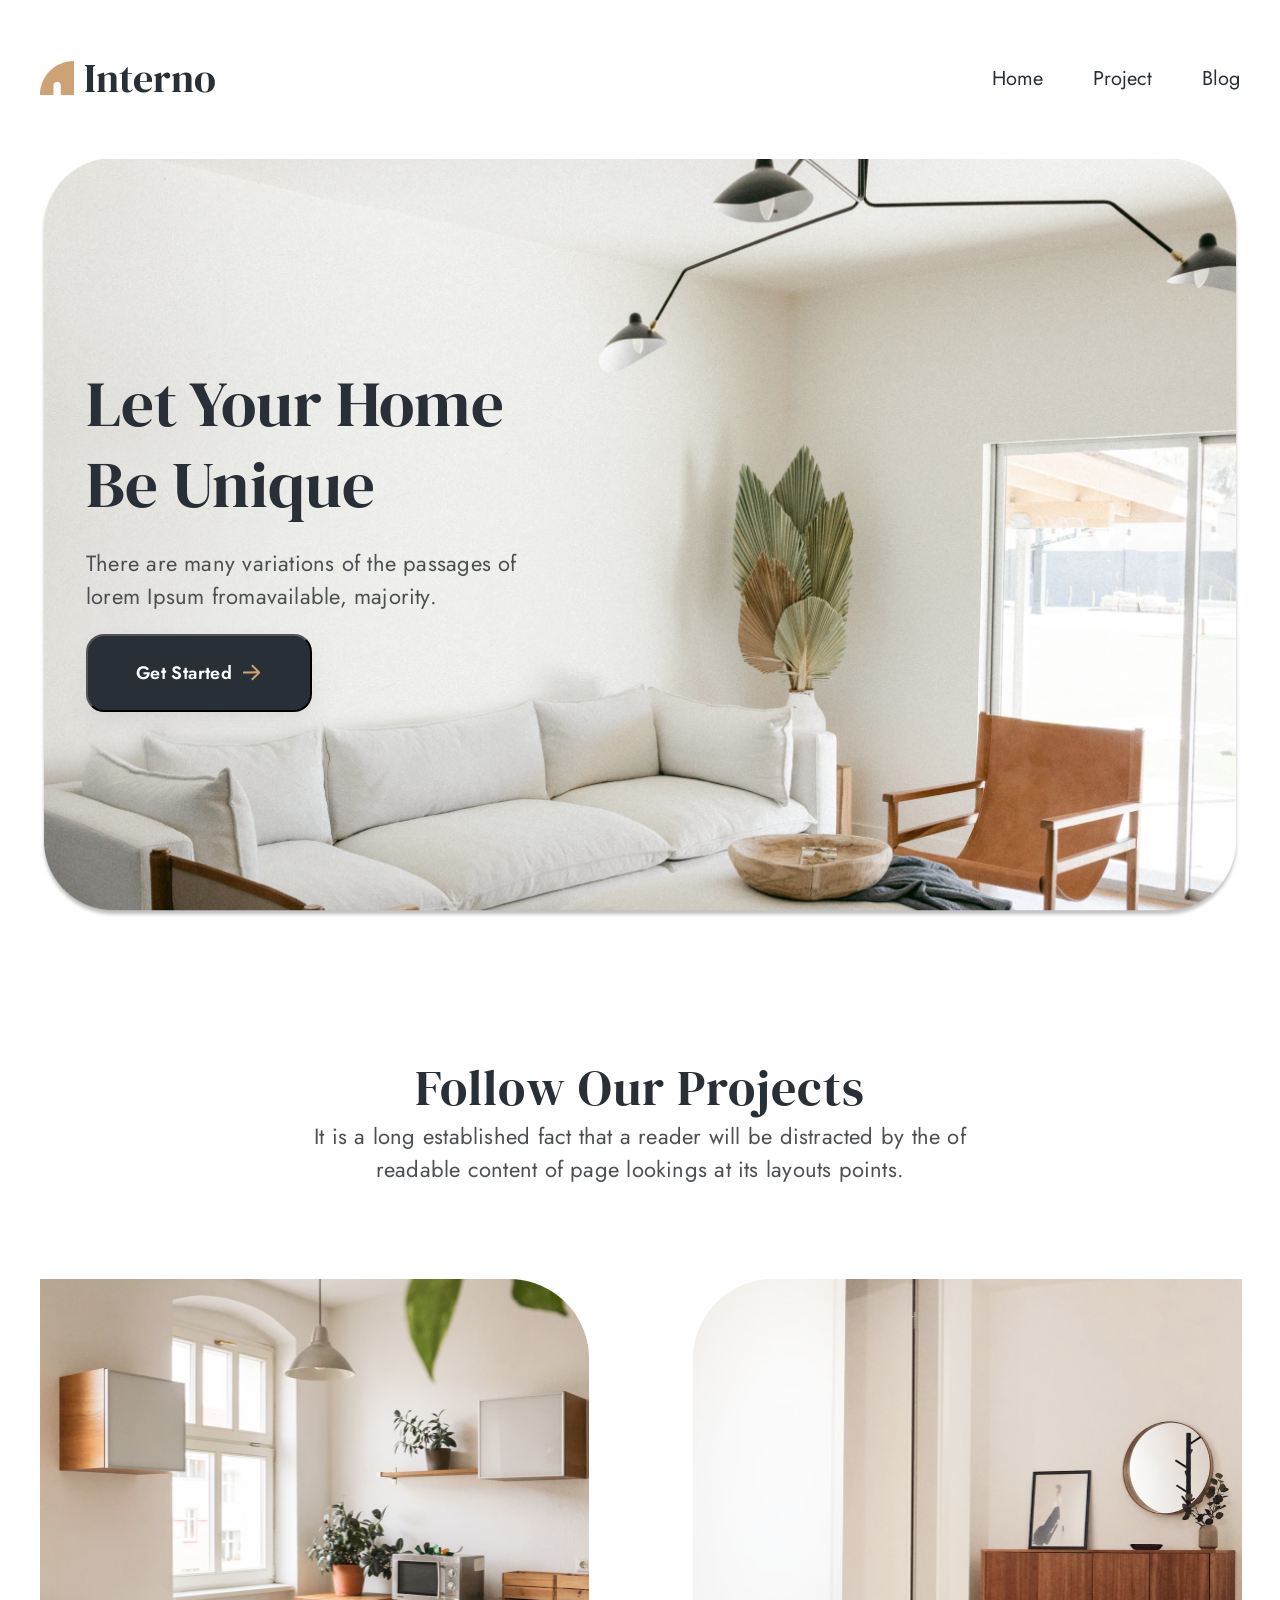
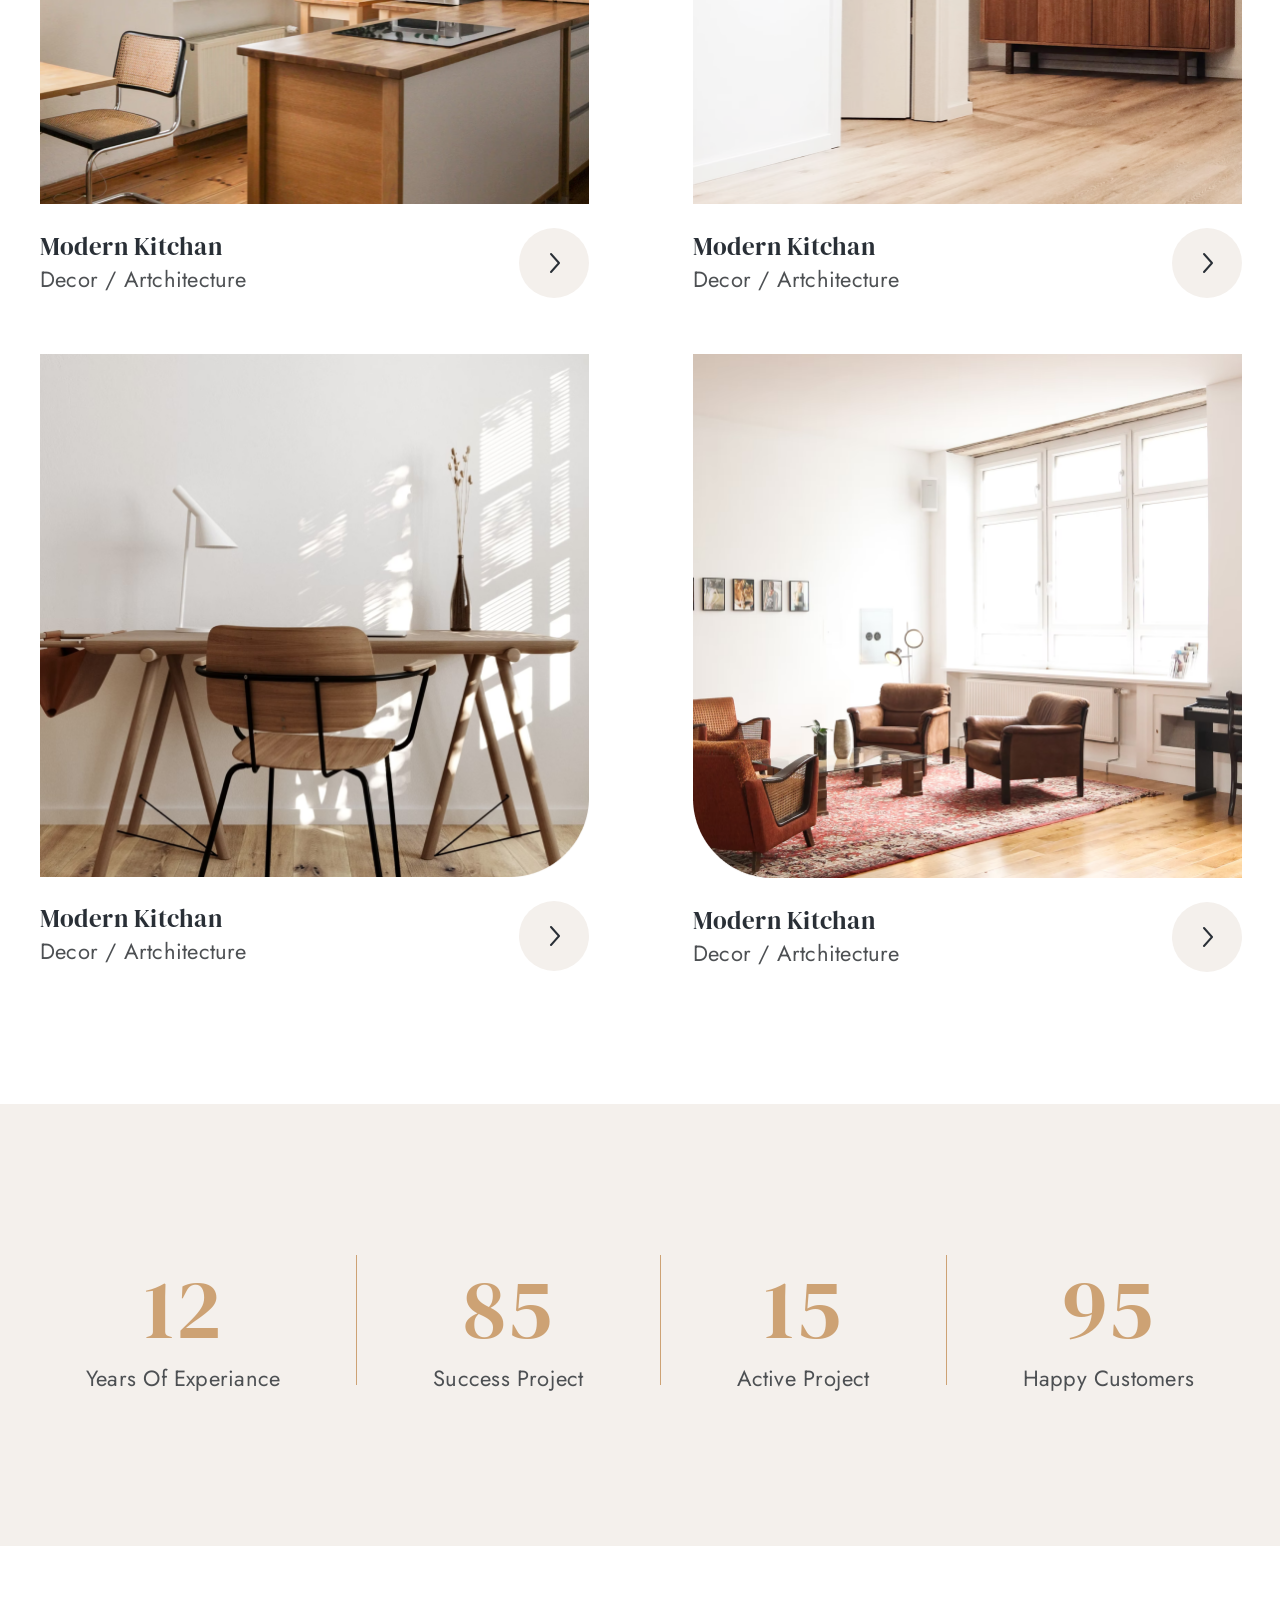
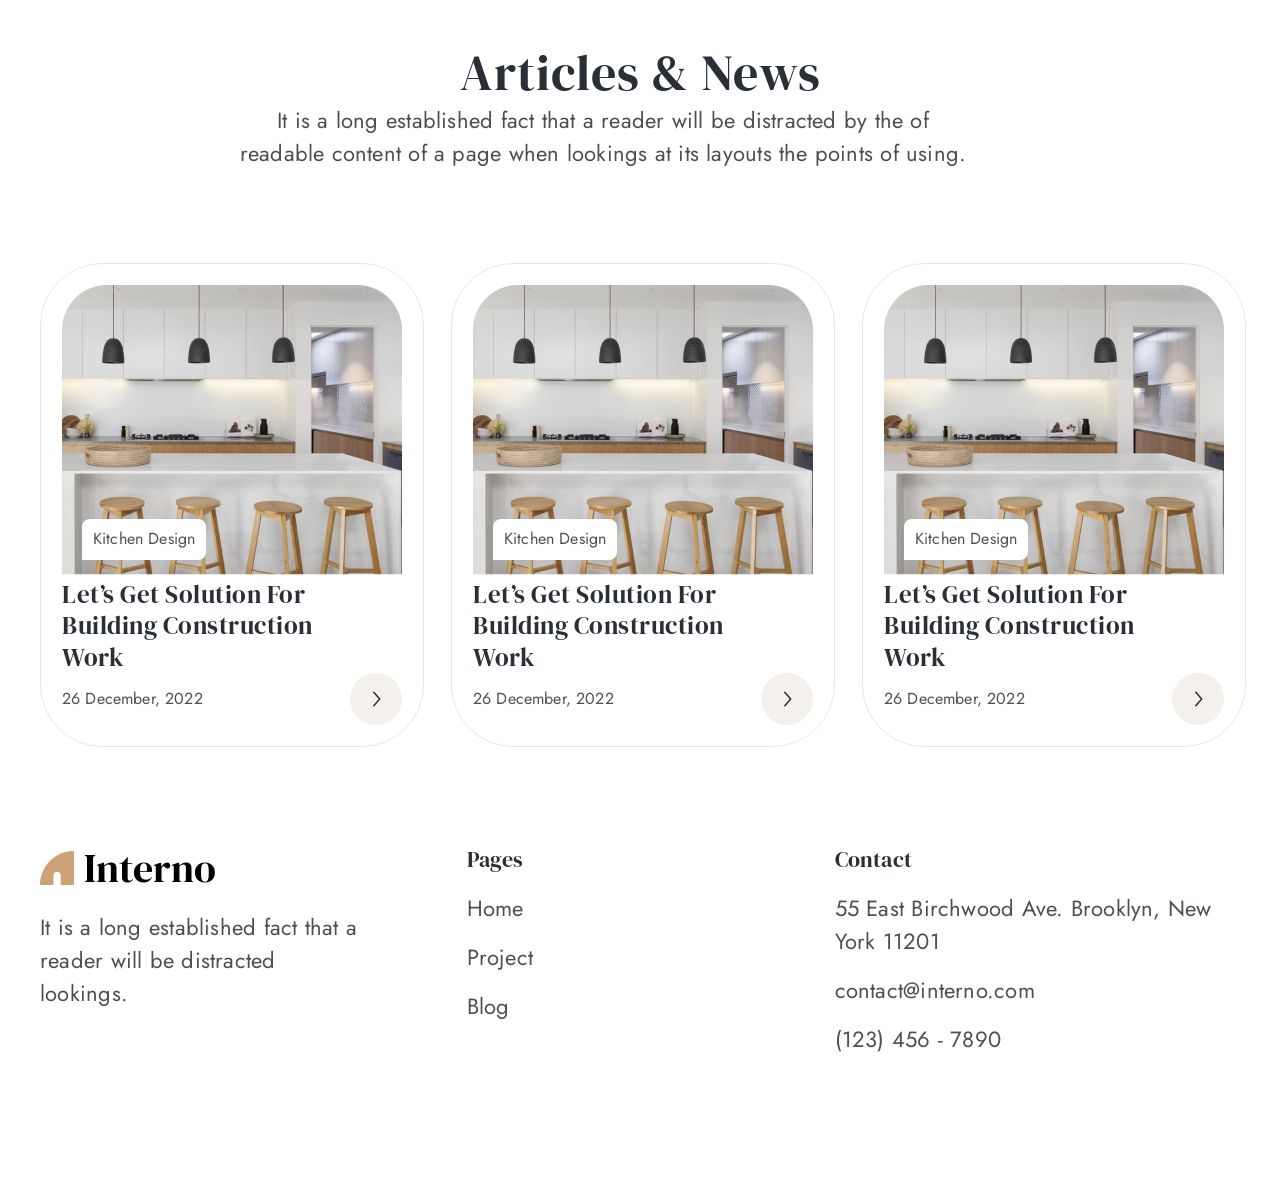
<file: index.html>
<!DOCTYPE html>
<html lang="en">

<head>
    <meta charset="UTF-8">
    <meta name="viewport" content="width=device-width, initial-scale=1.0">
    <title>Document</title>
    <link rel="preconnect" href="https://fonts.googleapis.com">
    <link rel="preconnect" href="https://fonts.gstatic.com" crossorigin>
    <link href="https://fonts.googleapis.com/css2?family=DM+Serif+Display&family=Jost:wght@400;600&display=swap"
        rel="stylesheet">
    <link rel="stylesheet" href="style.css">
</head>

<body>
    <header class="header center">
        <div class="header__left">
            <img src="./img/Logo.svg" alt="logo" class="header__left_logo">
            <a href="#" class="header__left_title">Interno</a>
        </div>
        <div class="header__right">
            <a href="#" class="header__right_menu-item">Home</a>
            <a href="#" class="header__right_menu-item">Project</a>
            <a href="#" class="header__right_menu-item">Blog</a>
        </div>
    </header>
    <main>
        <div class="top-box center">
            <!-- <img src="./img/Banner.png" alt="banner" class="top-box__background"> -->
            <div class="top-box__content">
                <div class="top-box__title">Let Your Home Be Unique</div>
                <div class="top-box__text">There are many variations of the passages of
                    lorem Ipsum fromavailable, majority.</div>
                <button class="top-box__button">Get Started
                    <svg width="19" height="17" viewBox="0 0 19 17" fill="none" xmlns="http://www.w3.org/2000/svg">
                        <path d="M2 8.43542L15.7232 8.29857M10.6182 1.91138L17.1412 8.43436L10.4868 15.0887"
                            stroke="#CDA274" stroke-width="2" stroke-linecap="square" stroke-linejoin="round" />
                    </svg>
                </button>
            </div>
        </div>
        <div class="average-box center">
            <div class="average-box__title">Follow Our Projects</div>
            <div class="average-box__text">It is a long established fact that a reader will be distracted by the of
                readable content of page lookings at its layouts points.</div>
            <div class="projects center">
                <div class="item">
                    <img class="item__top" src="./img/mainImage1.png" alt="image">
                    <div class="item__bottom">
                        <div class="description">
                            <p class="description__title">Modern Kitchan</p>
                            <p class="description__text">Decor / Artchitecture</p>
                        </div>
                        <img class="item__button" src="./img/arrow.svg" alt="arrow">
                    </div>
                </div>
                <div class="item">
                    <img class="item__top" src="./img/mainImage2.png" alt="image">
                    <div class="item__bottom">
                        <div class="description">
                            <p class="description__title">Modern Kitchan</p>
                            <p class="description__text">Decor / Artchitecture</p>
                        </div>
                        <img class="item__button" src="./img/arrow.svg" alt="arrow">
                    </div>
                </div>
                <div class="item">
                    <img class="item__top" src="./img/mainImage3.png" alt="image">
                    <div class="item__bottom">
                        <div class="description">
                            <p class="description__title">Modern Kitchan</p>
                            <p class="description__text">Decor / Artchitecture</p>
                        </div>
                        <img class="item__button" src="./img/arrow.svg" alt="arrow">
                    </div>
                </div>
                <div class="item">
                    <img class="item__top" src="./img/mainImage4.png" alt="image">
                    <div class="item__bottom">
                        <div class="description">
                            <p class="description__title">Modern Kitchan</p>
                            <p class="description__text">Decor / Artchitecture</p>
                        </div>
                        <img class="item__button" src="./img/arrow.svg" alt="arrow">
                    </div>
                </div>
            </div>
        </div>
        <div class="data-box center">
            <div class="data">
                <div class="data__number">12</div>
                <div class="data__text">Years Of Experiance</div>
            </div>

            <hr class="data-box__line">

            <div class="data">
                <div class="data__number">85</div>
                <div class="data__text">Success Project</div>
            </div>

            <hr class="data-box__line">

            <div class="data">
                <div class="data__number">15</div>
                <div class="data__text">Active Project</div>
            </div>

            <hr class="data-box__line">

            <div class="data">
                <div class="data__number">95</div>
                <div class="data__text">Happy Customers</div>
            </div>
        </div>
        <div class="articles-box center">
            <div class="articles-box__title">Articles & News</div>
            <div class="articles-box__text">It is a long established fact that a reader will be distracted by the of
                readable content of a page when lookings at its layouts the points of using.</div>
            <div class="articles">
                <div class="article">
                    <img class="article__img" src="./img/articleImage1.png" alt="img">
                    <div class="article__title">Kitchen Design</div>
                    <div class="article__text">Let’s Get Solution For Building Construction Work</div>
                    <div class="article__data-and-arrow">
                        <div class="article__date">26 December, 2022</div>
                        <img src="./img/arrow.svg" alt="arrow" class="article__arrow">
                    </div>
                </div>
                <div class="article">
                    <img class="article__img" src="./img/articleImage1.png" alt="img">
                    <div class="article__title">Kitchen Design</div>
                    <div class="article__text">Let’s Get Solution For Building Construction Work</div>
                    <div class="article__data-and-arrow">
                        <div class="article__date">26 December, 2022</div>
                        <img src="./img/arrow.svg" alt="arrow" class="article__arrow">
                    </div>
                </div>
                <div class="article">
                    <img class="article__img" src="./img/articleImage1.png" alt="img">
                    <div class="article__title">Kitchen Design</div>
                    <div class="article__text">Let’s Get Solution For Building Construction Work</div>
                    <div class="article__data-and-arrow">
                        <div class="article__date">26 December, 2022</div>
                        <img src="./img/arrow.svg" alt="arrow" class="article__arrow">
                    </div>
                </div>
            </div>
        </div>
    </main>
    <footer class="footer center">
        <div class="footer__left">
            <div class="footer__logo">
                <img src="./img/Logo.svg" alt="logo" class="footer__logo-img">
                <a href="#" class="footer__logo_title">Interno</a>
            </div>
            <p class="footer__content">It is a long established fact that a reader will be distracted lookings.</p>
        </div>
        <div class="footer__average">
            <p class="footer__content footer__content_bold">Pages</p>
            <a href="#" class="footer__content">Home</a>
            <a href="#" class="footer__content">Project</a>
            <a href="#" class="footer__content">Blog</a>
        </div>

        <div class="footer__staf"></div>

        <div class="footer__right">
            <p class="footer__content footer__content_bold">Contact</p>
            <p class="footer__content">55 East Birchwood Ave. Brooklyn, New York 11201</p>
            <p class="footer__content">contact@interno.com</p>
            <p class="footer__content">(123) 456 - 7890</p>
        </div>
    </footer>
</body>

</html>
</file>
<file: style.css>
* {
  padding: 0;
  margin: 0;
}

a {
  text-decoration: none;
  color: black;
}

.center {
  padding-left: calc(50% - 600px);
  padding-right: calc(50% - 600px);
}

.header {
  display: flex;
  flex-direction: row;
  justify-content: space-between;
  padding-top: 53px;
  padding-bottom: 56px;
}
.header__left {
  display: flex;
  justify-content: flex-start;
  align-items: center;
  gap: 10px;
}
.header__left_title {
  font-family: "DM Serif Display", serif;
  font-size: 40px;
  font-weight: normal;
  line-height: 125%;
  color: #292F36;
}
.header__right {
  display: flex;
  flex-direction: row;
  justify-content: flex-end;
  gap: 50px;
  align-items: center;
}
.header__right_menu-item {
  color: #292F36;
  text-align: center;
  font-family: "Jost", sans-serif;
  font-size: 20px;
  font-weight: 400;
  line-height: 125%;
}

.top-box__content {
  margin-bottom: 140px;
  position: relative;
  background: url("./img/Banner.png") no-repeat center center;
  background-size: cover;
  height: 758px;
  width: 1200px;
  padding-top: 204px;
  padding-left: 46px;
  box-sizing: border-box;
  display: flex;
  flex-direction: column;
  align-items: flex-start;
  gap: 21px;
}
.top-box__title {
  color: #292F36;
  font-family: "DM Serif Display", serif;
  font-size: 65px;
  font-weight: 400;
  line-height: 125%;
  width: 434px;
}
.top-box__text {
  color: #4D5053;
  font-family: "Jost", sans-serif;
  font-size: 22px;
  font-weight: 400;
  line-height: 150%;
  letter-spacing: 0.22px;
  width: 434px;
}
.top-box__button {
  border-radius: 18px;
  background: #292F36;
  box-shadow: 0px 10px 20px 0px rgba(192, 192, 192, 0.35);
  display: flex;
  padding: 26px 49px 26px 48px;
  flex-direction: row;
  justify-content: center;
  align-items: center;
  gap: 10px;
  color: #FFF;
  text-align: center;
  font-family: "Jost", sans-serif;
  font-size: 18px;
  font-weight: 600;
  line-height: 125%;
  letter-spacing: 0.36px;
}

.average-box__title {
  color: #292F36;
  text-align: center;
  font-family: "DM Serif Display", serif;
  font-size: 50px;
  font-weight: 400;
  line-height: 125%;
  letter-spacing: 1px;
}
.average-box__text {
  color: #4D5053;
  text-align: center;
  font-family: "Jost", sans-serif;
  font-size: 22px;
  font-weight: 400;
  line-height: 150%;
  letter-spacing: 0.22px;
  width: 737px;
  padding-left: calc(50% - 368.5px);
  padding-right: calc(50% - 368.5px);
  padding-bottom: 93px;
}

.projects {
  display: grid;
  grid-template-columns: repeat(2, 549px);
  row-gap: 56px;
  -moz-column-gap: 104px;
       column-gap: 104px;
  padding-bottom: 132px;
}

.item {
  display: flex;
  flex-direction: column;
  gap: 24px;
}
.item__bottom {
  display: flex;
  flex-direction: row;
  justify-content: space-between;
}

.description {
  display: flex;
  flex-direction: column;
  justify-content: center;
  width: 217px;
}
.description__title {
  color: #292F36;
  font-family: "DM Serif Display", serif;
  font-size: 25px;
  font-weight: 400;
  line-height: 125%;
  letter-spacing: 0.5px;
}
.description__text {
  color: #4D5053;
  font-family: "Jost", sans-serif;
  font-size: 22px;
  font-weight: 400;
  line-height: 150%;
  letter-spacing: 0.22px;
}

.data-box {
  background-color: #F4F0EC;
  display: flex;
  flex-direction: row;
  justify-content: center;
  gap: 76px;
  padding-top: 151px;
  padding-bottom: 151px;
  margin-bottom: 96px;
}
.data-box__line {
  width: 1px;
  height: 130px;
  background-color: #CDA274;
  border: none;
}

.data {
  display: flex;
  flex-direction: column;
  align-items: center;
}
.data__number {
  color: #CDA274;
  font-family: "DM Serif Display", serif;
  font-size: 85px;
  font-weight: 400;
  line-height: 125%;
  letter-spacing: 1.7px;
}
.data__text {
  color: #4D5053;
  font-family: "Jost", sans-serif;
  font-size: 22px;
  font-weight: 400;
  line-height: 150%;
  letter-spacing: 0.22px;
}

.articles-box__title {
  color: #292F36;
  text-align: center;
  font-family: "DM Serif Display", serif;
  font-size: 50px;
  font-weight: 400;
  line-height: 125%;
  letter-spacing: 1px;
}
.articles-box__text {
  color: #4D5053;
  text-align: center;
  font-family: "Jost", sans-serif;
  font-size: 22px;
  font-weight: 400;
  line-height: 150%;
  letter-spacing: 0.22px;
  width: 737px;
  padding-left: calc(50% - 405.5px);
  padding-right: calc(50% - 405.5px);
  padding-bottom: 93px;
}

.articles {
  display: flex;
  flex-direction: row;
  gap: 27px;
  margin-bottom: 96px;
}

.article {
  padding: 21px;
  border-radius: 62px;
  border: 1px solid #E7E7E7;
  box-shadow: 0px 10px 30px 0px rgba(255, 255, 255, 0.25);
}
.article__title {
  width: 124px;
  height: 41px;
  border-radius: 8px 8px 8px 0px;
  background-color: #FFF;
  color: #4D5053;
  font-family: "Jost", sans-serif;
  font-size: 16px;
  font-weight: 400;
  line-height: 200%;
  letter-spacing: 0.16px;
  text-transform: capitalize;
  margin-top: -60px;
  margin-left: 20px;
  position: absolute;
  padding: 4px 5px 8px 11px;
  box-sizing: border-box;
}
.article__text {
  color: #292F36;
  font-family: "DM Serif Display", serif;
  font-size: 25px;
  font-weight: 400;
  line-height: 125%;
  letter-spacing: 0.5px;
  width: 306px;
}
.article__data-and-arrow {
  display: flex;
  flex-direction: row;
  justify-content: space-between;
  align-items: center;
}
.article__date {
  color: #4D5053;
  font-family: "Jost", sans-serif;
  font-size: 16px;
  font-weight: 400;
  line-height: 150%;
  letter-spacing: 0.16px;
  text-transform: capitalize;
}
.article__arrow {
  width: 52px;
  height: 52px;
}

.footer {
  display: flex;
  flex-direction: row;
  justify-content: space-between;
  gap: 101px;
  margin-bottom: 134px;
}
.footer__left {
  display: flex;
  flex-direction: column;
  gap: 18px;
  width: 393px;
}
.footer__logo {
  display: flex;
  justify-content: flex-start;
  align-items: center;
  gap: 10px;
}
.footer__logo_title {
  font-family: "DM Serif Display", serif;
  font-size: 40px;
  font-weight: normal;
  line-height: 125%;
}
.footer__content {
  color: #4D5053;
  font-family: "Jost", sans-serif;
  font-size: 22px;
  font-weight: 400;
  line-height: 150%;
  letter-spacing: 0.22px;
}
.footer__content_bold {
  color: #292F36;
  font-family: "DM Serif Display", serif;
}
.footer__average {
  display: flex;
  flex-direction: column;
  gap: 16px;
}
.footer__staf {
  width: 120px;
}
.footer__right {
  display: flex;
  flex-direction: column;
  gap: 16px;
}/*# sourceMappingURL=style.css.map */
</file>
